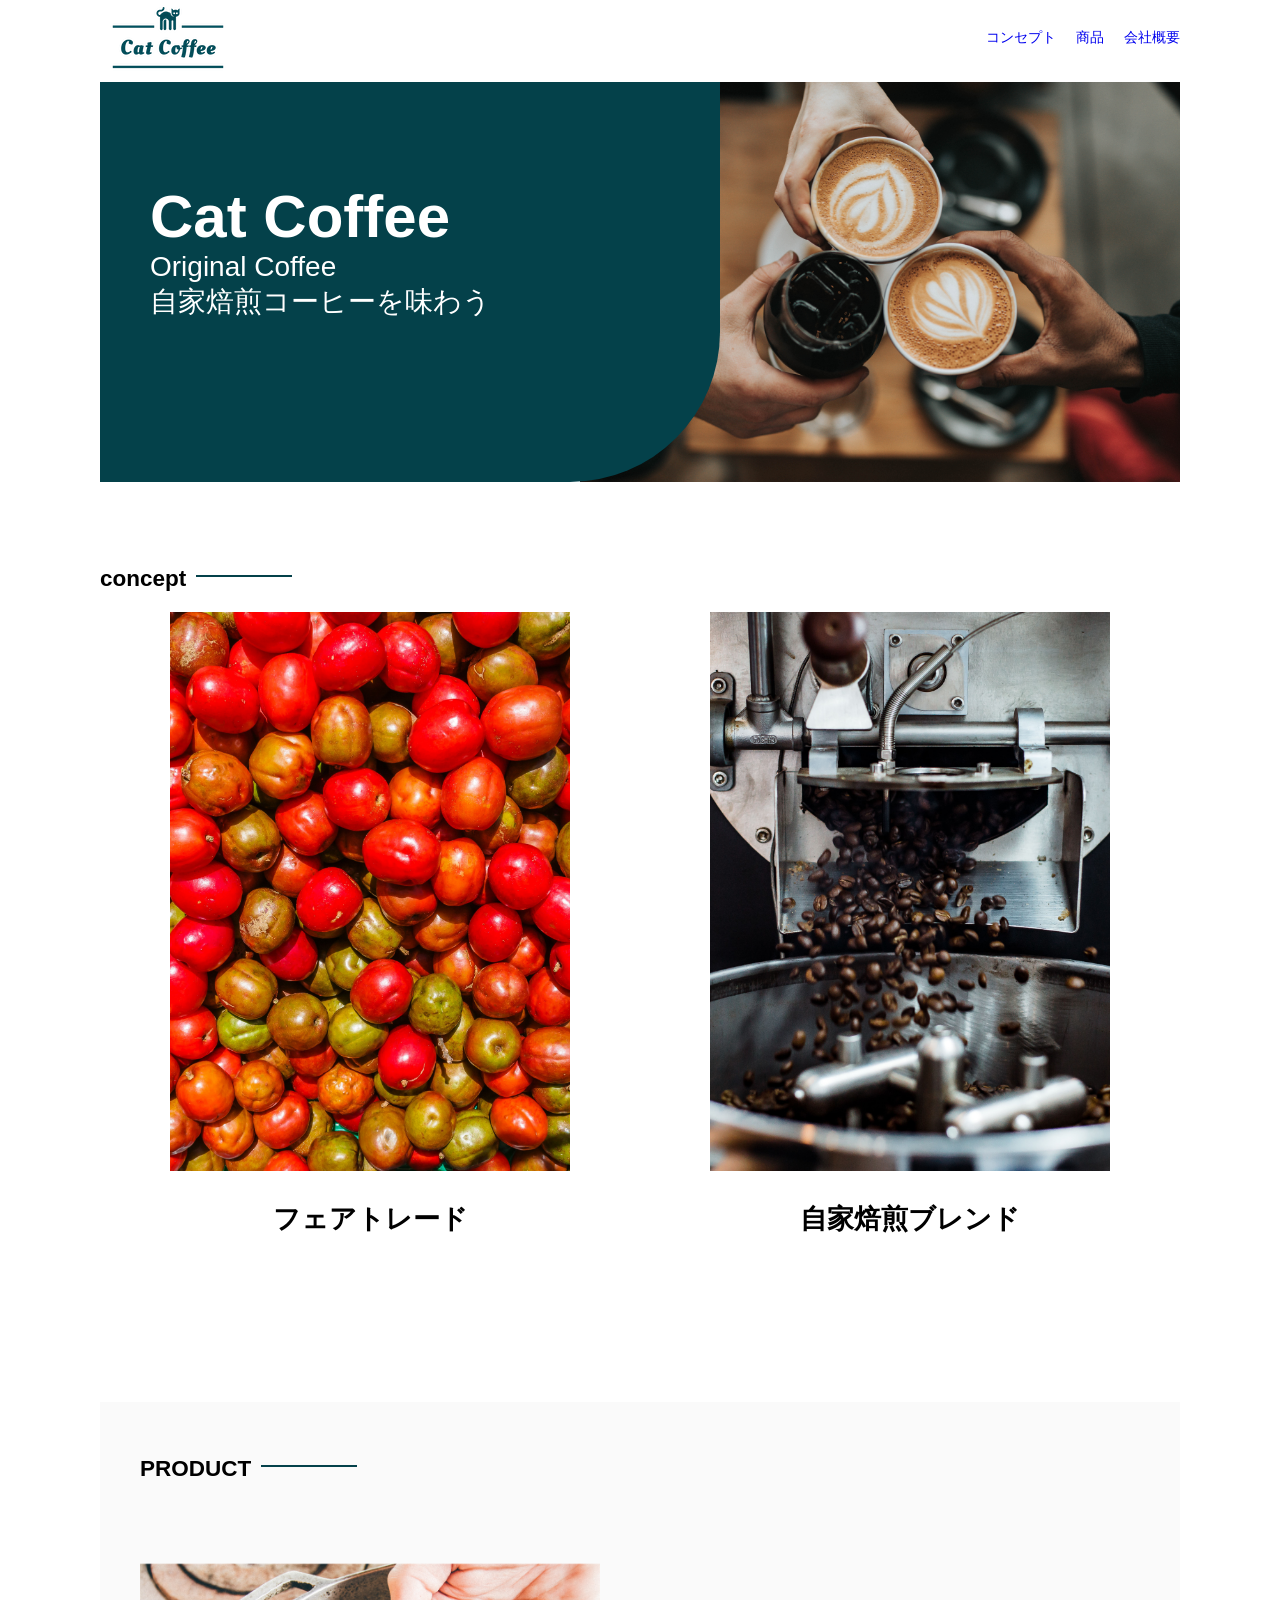
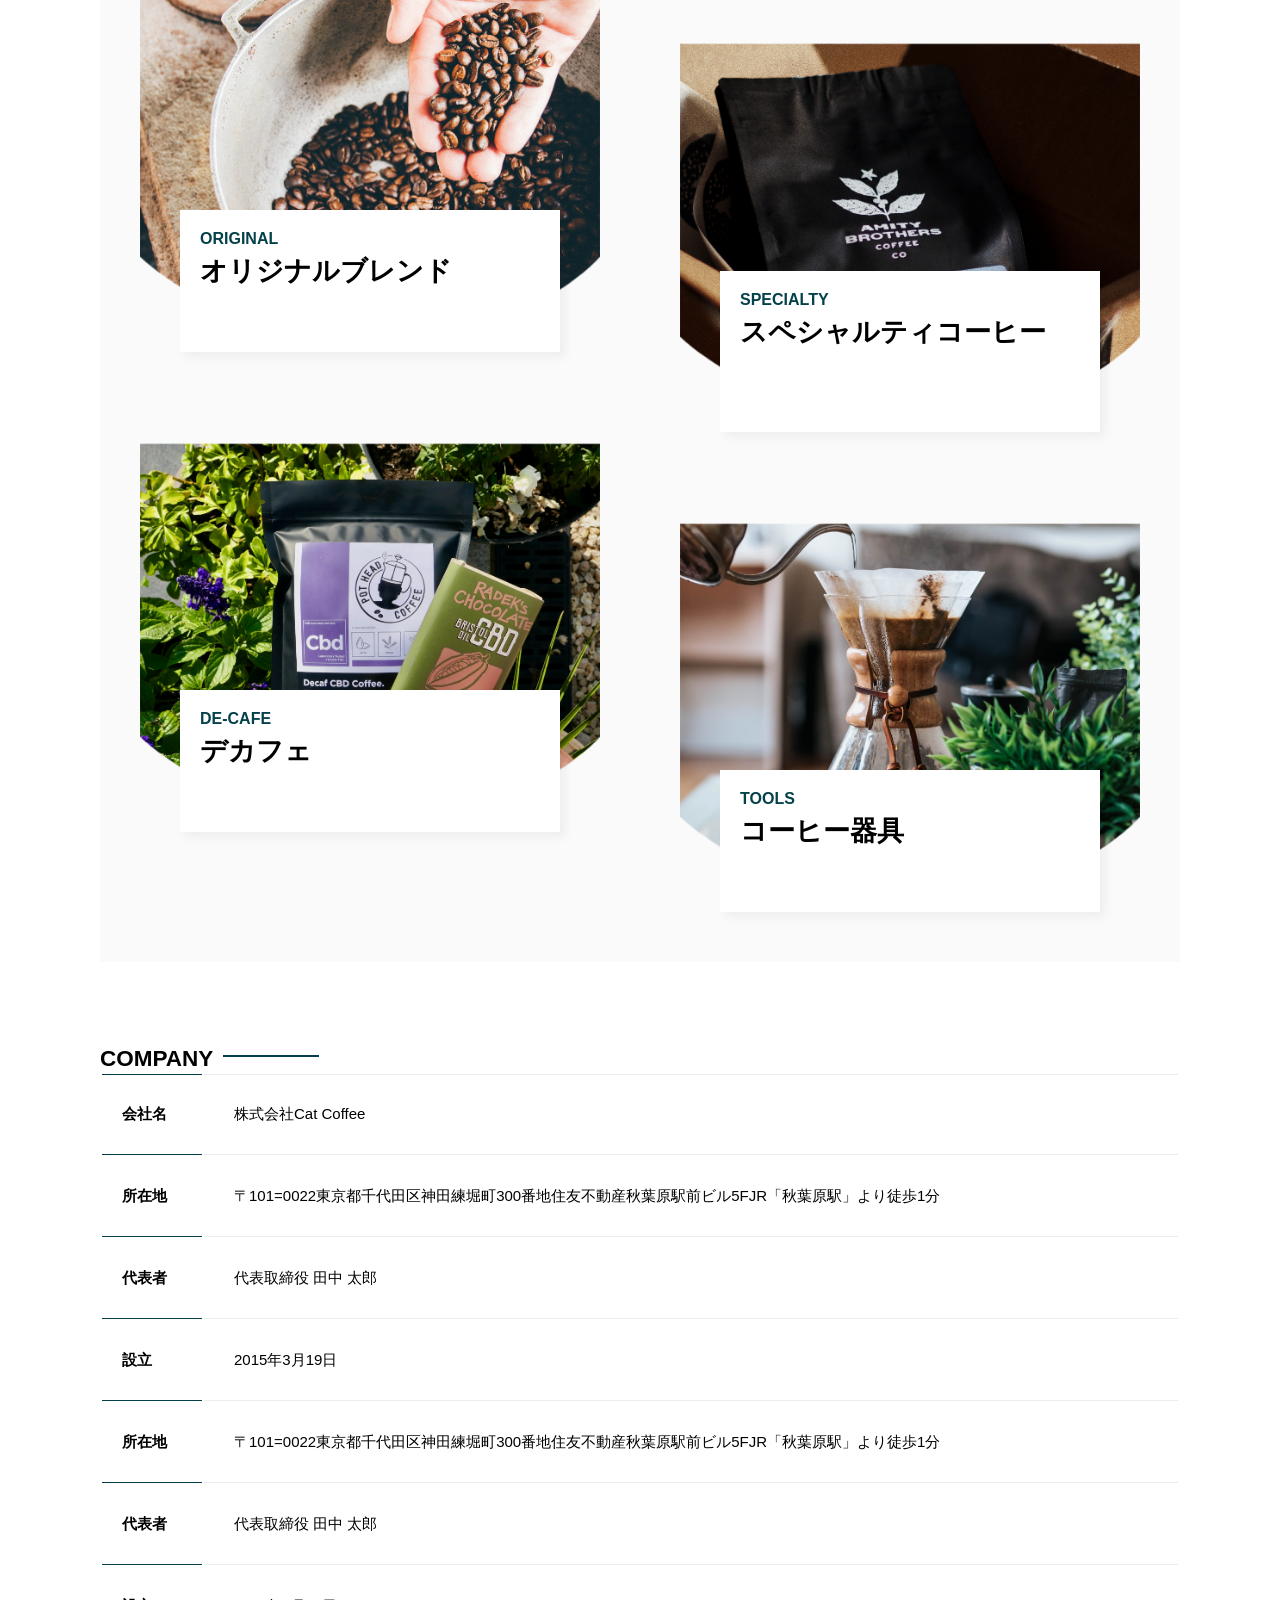
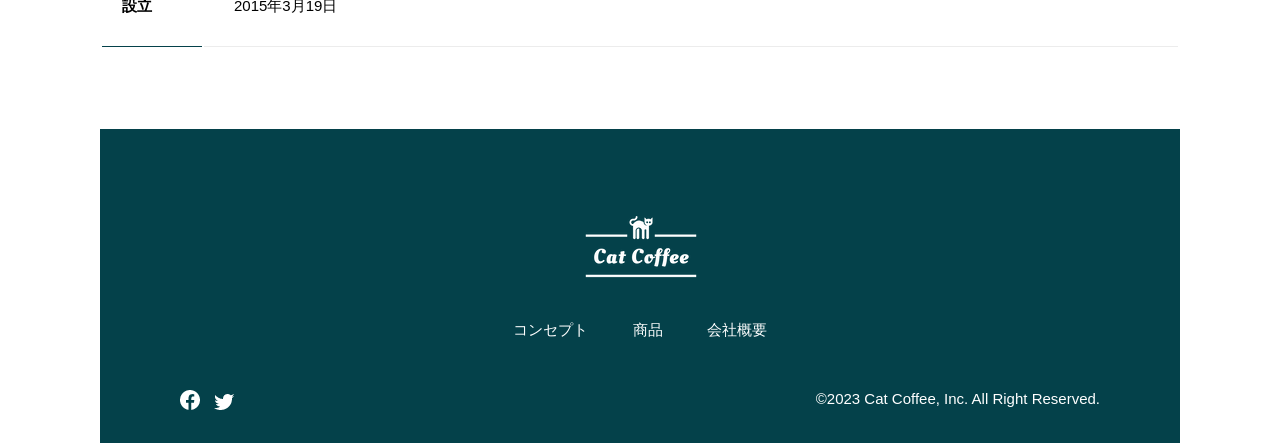
<file: cat-coffee/index.html>
<!DOCTYPE html>
<html>
    <head>
        <title>Cat Coffee</title>
        <meta name="description" content="Cat Coffee は自家焙煎コーヒー豆を届けるコーヒー豆屋さんです">        <meta charset="UTF-8">
        <meta name="viewport" content="width=device-width, initial-scale=1.0">
        <meta charset="utf-8">
        <link rel="stylesheet" href="style.css">
    </head>
    <body>
     <header>
      <a href="index.html" id="logo"><img src="images/logo-cat-coffee.png" alt="トップページに戻る"></a>
     
      <nav id="nav-pc">
       <ul>
        <li><a href="index.html#concept">コンセプト</a></li>
        <li><a href="index.html#product">商品</a></li>
        <li><a href="index.html#company">会社概要</a></li>
       </ul>
      </nav>
     </header>
     <!-- メインビジュアル -->
     <main>
        <article>
            <section id="main-visual">
                <div id="main-message">
                    <h1>Cat Coffee</h1>
                    <p>Original Coffee</p>
                    <p>自家焙煎コーヒーを味わう</p>
                </div>
                <img src="images/index/index-main-coffee.jpg" alt="コーヒーを淹れる画像">
            </section>

            <!-- コンセプトセクション -->
            <section id="concept">
                <h2 class="index-h2">concept</h2>
                <div id="concept-flex">
                    <div >
                        <img class="concept-photo" src="images/index/index-fair-trade.jpg" alt="コーヒーは果実">
                        <h3>フェアトレード</h3>
                        <p>品質はもちろん、原産国とのフェアトレード取引にこだわって厳選されたコーヒー豆を使用</p>
                    </div>
                    <div>
                        <img class="concept-photo" src="images/index/index-house-brend.jpg" alt="自家焙煎ブレンド">
                        <h3>自家焙煎ブレンド</h3>
                        <p>自家焙煎したてのコーヒー豆をお家にお届け。</p>
                    </div>
               </div>
            </section>

            <!-- 商品セクション -->
            <section id="product">
                <h2 class="index-h2">PRODUCT</h2>
                <div>
                    <div id="product-left">
                        <div>
                          <img class="product-photo" src="images/index/index-originalblend.png" alt="オリジナルブレンド">
                          <div class="product-explain">
                             <span>ORIGINAL</span>
                             <h3>オリジナルブレンド</h3>
                             <p>複数の生産国からブレンドされたオリジナル自家焙煎コーヒー</p>
                          </div> 
                        </div> 
                        <div> 
                          <img class="product-photo" src="images/index/index-decaf.png" alt="デカフェコーヒー">
                          <div class="product-explain">
                             <span>DE-CAFE</span>
                             <h3>デカフェ</h3>
                             <P>寝る前や妊娠中などにも安心して飲めるデカフェ（カフェインレスコーヒー）</p>
                          </div>
                        </div>
                    </div>
                    <div id="product-right">
                        <div>
                          <img class="product-photo" src="images/index/index-specialty.png" alt="スペシャルティコーヒー">
                          <div class="product-explain">
                             <span>SPECIALTY</span>
                             <h3>スペシャルティコーヒー</h3>
                             <P>厳選された農園の豆をそれぞれの個性を引き出せるように焙煎し、さまざまな風味を楽しめるようにしたコーヒー</p>
                          </div>
                        </div>
                        <div>
                          <img class="product-photo" src="images/index/index-coffee-tool.png" alt="コーヒー器具">
                          <div class="product-explain">
                             <span>TOOLS</span>
                             <h3>コーヒー器具</h3>
                             <p>コーヒーを手軽に、安心して入れられるコーヒー器具</p>
                          </div>
                        </div>
                    </div>
                </div>
            </section> 
            <section id="company">
                <h2 class="index-h2">COMPANY</h2>
                <table id="company-table">
                  <tr>
                     <th class="tableheader tableheader-fierst">会社名</th>
                     <td class="cell cell-first">株式会社Cat Coffee</td> 
                  </tr>
                  <tr>
                     <th class="tableheader">所在地</th>
                     <td class="cell">〒101=0022東京都千代田区神田練堀町300番地住友不動産秋葉原駅前ビル5FJR「秋葉原駅」より徒歩1分  </td>
                  </tr>
                  <tr>
                     <th class="tableheader">代表者</th>
                     <td class="cell">代表取締役 田中  太郎</td>
                  </tr>
                  <tr>
                     <th class="tableheader">設立</th>
                     <td class="cell">2015年3月19日</td>
                  </tr>
                  <tr>
                     <th class="tableheader">所在地</th>
                     <td class="cell">〒101=0022東京都千代田区神田練堀町300番地住友不動産秋葉原駅前ビル5FJR「秋葉原駅」より徒歩1分  </td>
                  </tr>
                  <tr>
                     <th class="tableheader">代表者</th>
                     <td class="cell">代表取締役 田中  太郎</td>
                  </tr>
                  <tr>
                     <th class="tableheader">設立</th>
                     <td class="cell">2015年3月19日</td>
                  </tr>
                </table>
            </section>
            <footer>
              <div id="footer-logo">
                <img src="images/logo-cat-coffee-white.png" alt="Cat Coffee Logo">
              </div>
              <div id="footer-link">
                <a href="index.html#concept">コンセプト</a>
                <a href="index.html#product">商品</a>
                <a href="index.html#company">会社概要</a>
              </div>
              <div id="sns-footer">
                <div class="sns-link">
                <a href="https://www.facebook.com/sejyuku2013"><img src="images/button-facebook.png" alt="Facebookのリンク"></a>
                <a href="https://twitter.com/samuraijyuku"><img src="images/button-twitter.png" alt="Twitterのリンク"></a>
                </div>
                <p id="copyright">&copy;2023 Cat Coffee, Inc. All Right Reserved.</p>
              </div>
            </footer>
        </article>
        </main>
    </body>
</html>
</file>
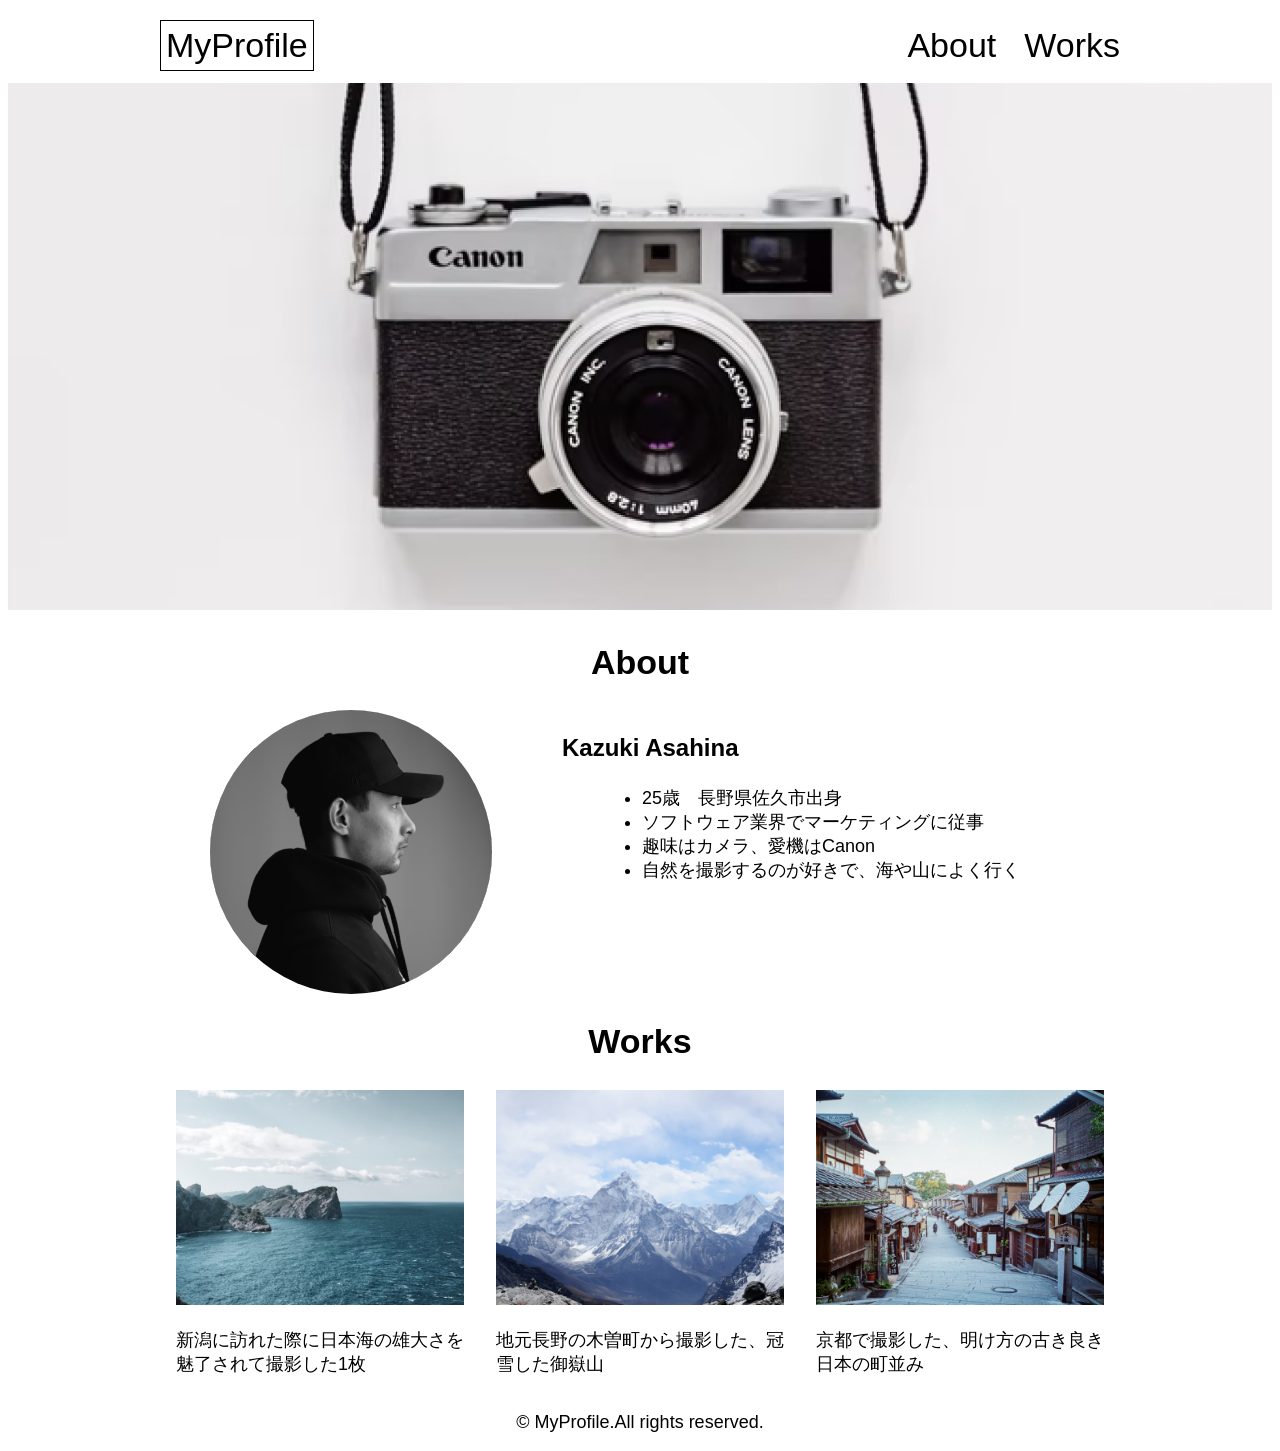
<file: kadai_001/index.html>
<!DOCTYPE html>
<html>
  <head>
     <title>Kazuki Asahina</title>
     <mate name="description" content="Kazuki Asahina プロフィール">
     <meta name="viewport" content="width=device-width,initial-scale=1.0">
     <meta charset="utf-8">
     <link rel="stylesheet" href="css/style.css">
     <link rel="preconnect" href="https://fonts.googleapis.com">
<link rel="preconnect" href="https://fonts.gstatic.com" crossorigin>
<link href="https://fonts.googleapis.com/css2?family=Josefin+Sans&family=Noto+Sans+JP:wght@100..900&display=swap" rel="stylesheet">
  </head>
  <body>
    <!-- ヘッダー -->
    <header class="top">
      <nav class="nav">
       <a href="#" class="logo">MyProfile</a>
        <ul class="menu">
           <li><a href="#about">About</a></li>
           <li><a href="#works">Works</a></li>
        </ul> 
      </nav>
    </header>
    <main>
      <article>
        <div >
          <img class="camera" src="images/main.png" alt="カメラ">
        </div>
    
    <!-- About -->
        <section id="about">
          <h2 >About</h2>
           <div class="about-flex">
              <img class="face" src="images/about.png" alt="横顔">
             <div class="name">
               <h3>Kazuki Asahina</h3>
               <ul>
                <li>25歳　長野県佐久市出身</li>
                <li>ソフトウェア業界でマーケティングに従事</li>
                <li>趣味はカメラ、愛機はCanon</li>
                <li>自然を撮影するのが好きで、海や山によく行く</li>
               </ul>
             </div>
           </div>
        </section>
    
    <!-- Works -->
        <section id="works">
          <h2>Works</h2>
           <div class="works-inner">
             <div class="photo">
               <img src="images/works1.png" alt="日本海">
               <p>新潟に訪れた際に日本海の雄大さを魅了されて撮影した1枚</p>
             </div>
             <div class="photo">
               <img src="images/works2.png" alt="御嶽山">
               <p>地元長野の木曽町から撮影した、冠雪した御嶽山</p>
             </div>
             <div class="photo">
               <img src="images/works3.png" alt="日本の町並み">
               <p>京都で撮影した、明け方の古き良き日本の町並み</p>
             </div>
            </div> 
        </section>
        <footer>
          <p class="copyright">&copy; MyProfile.All rights reserved.</p>
        </footer>  
      </article>
    </main>
  </body>

</html>
</file>
<file: cat-coffee/style.css>
*{
    box-sizing: border-box;
}
body {
    max-width: 1080px;
    margin:0 auto;
    font-family: "Source Sans Pro", "Hiragino Kaku Gothic ProN", Meiryo, Arial, sans-serif;
    font-size: 15px;
    }

header {
    display: flex;
    justify-content: space-between;
}    

#nav-pc{

    text-align: right;
    font-size: 14px;
}
ul{
    display: flex;
}

li{
    list-style: none;
    margin-left: 20px;
    padding-top: 15px;
}
a{
    text-decoration: none;
    }
a:hover{
    text-decoration: underline;
} 
   /*メインビジュアル */
#main-visual {
    position: relative;
    height: 400px;
}
#main-message {
    position: absolute;
    top: 0;
    left: 0;
    background-color: #04414A;
    color: #ffffff;
    border-radius: 0 0 150px 0;
    width: 100%;
    height: 100%;
    max-width: 620px;
    z-index: 11;
}
#main-message > h1 {
    font-size: 60px;
    font-weight: bold;
    margin: 100px 0 0 50px;
}

#main-message > p {
    font-size: 28px;
    margin: 0 0 0 50px;
}

#main-visual > img {
    max-width: 600px;
    position: absolute;
    top: 0;
    right: 0;
    z-index: 10;
}

h2 {
    margin: 40px 0 0 0;
}
h2::after {
    content: url("images/line.png");
    margin-left: 10px;
}
h3 {
    font-size: 27px;
}

#concept {
    margin: 80px auto 80px auto;
   
}
#concept-flex {
    display: flex;
    text-align: center;
}
#concept-flex > div {
    width: 50%;
    margin: 20px;
}
.concept-photo {
    width: 80%;
}

/* 商品セクション */
#product {
    background-color: #fafafa;
    margin: 20px 0 80px 0;
    padding: 10px 40px 0 40px;
}
#product > div {
    margin-top: 40px;
    display: flex; 
}
/* 左のカラム */
#product-left {
    width: 50%;
    margin-right: 20px;  
}
/* 右のカラム */
#product-right {
    width: 50%;
    margin-left: 20px;
    margin-top: 80px;  
}
#product-left > div {
    position: relative;
    height: 480px;
    margin-right: 20px;
} 
#product-right > div {
    position: relative;
    height: 480px;
    margin-left: 20px;
}
.product-photo {
    width: 100%;
}
.product-explain {
    position: absolute;
    left: 0;
    background-color: #ffffff;
    bottom: 50px;
    margin-right: 40px;
    margin-left: 40px;
    padding: 20px;
    box-shadow: 5px 5px 10px rgba(0,0,0,0.05);
}
.product-explain > span{
    color: #04414A;
    font-weight: bold;
    font-size: 16px;
    margin: 0;
}
.product-explain > h3{
    margin: 5px 0 5px 0;
}
.product-explain > p{
    margin: 0;
}

/* 会社概要 */
#company {
    margin: 80px auto 80px auto;
}
#company-table {
    width: 100%;
}
.tableheader {
    text-align: left;
    padding: 20px;
    border-bottom-color: #04414A;
    border-bottom-width: 1px;
    border-bottom-style: solid;
    width: 100px;
}
.tableheader-fierst {
    border-top-color: #04414A;
    border-top-width: 1px;
    border-top-style: solid;
}
.cell {
    padding: 30px;
    border-bottom-color: #ececec;
    border-bottom-width: 1px;
    border-bottom-style: solid;
}
.cell-first {
    border-top-color: #ececec;
    border-top-width: 1px;
    border-top-style: solid;
}
/* フッター */
footer {
    background-color: #04414A;
    text-align: center;
    padding: 80px 80px 30px 80px;
    }
#footer-logo {
    margin-bottom: 30px;
    }
#footer-link{
    margin: 0 0 50px 0;
    }
#footer-link > a {
    text-decoration: none;
    margin: 20px;
    color: #ffffff;
    }
#sns-footer > a:hover {
    text-decoration: underline;
    }
#sns-footer {
        display: flex;
        justify-content: space-between;
         }  
#sns-footer  a {
    margin-right: 10px;
    }           
p {
    color: #ffffff;
    margin: 0;
}
</file>
<file: kadai_001/css/style.css>
*{
    box-sizing: border-box;
}
body {
 
    color: #000000;
    background-color: #ffffff;
    font-family: "Noto Sans Japanese", sans-serif;
    font-size: 18px;
}
.top {
    max-width: 960px;
    margin: 0 auto;
}
.nav {
    display: flex;
    justify-content: space-between;
    align-items: center;
    margin: 0 auto;
    
}

.logo {
    display: inline-block;
    text-decoration: none;
    font-size: 34px;
    border: 1px solid #000000;
    padding: 5px;
    color: #000000;
}

.menu {
    display: flex;
    list-style: none;
    gap: 28px;
}

.menu a {
    color: #000000;
    text-decoration: none;
    font-size: 34px;
}

.camera{
    width: 100%;
    }


h2 {
 text-align: center;
    font-size: 34px;
}

/* About */
.about-flex{
    display: flex;
    justify-content: center;
}
.face {
    border-radius: 50%;
    margin: auto 20px;
}
.name ul{
    text-align: left;
    flex-direction: column;
    margin: auto 40px;
    font-size: 18px;
}
h3 {
    font-size: 24px;
}
.name {
    margin: 0 30px 0 50px;
}

/* Works */
.works-inner {
    display: flex;
    justify-content: center;
    flex-wrap: wrap;
    margin: 0 auto;
    max-width: 960px;
}
.photo {
  
    width: 30%;
    margin: 0 auto;
}
.photo img {
    width: 100%;
}

/* footer */
.copyright {
    text-align:center;

}
</file>
